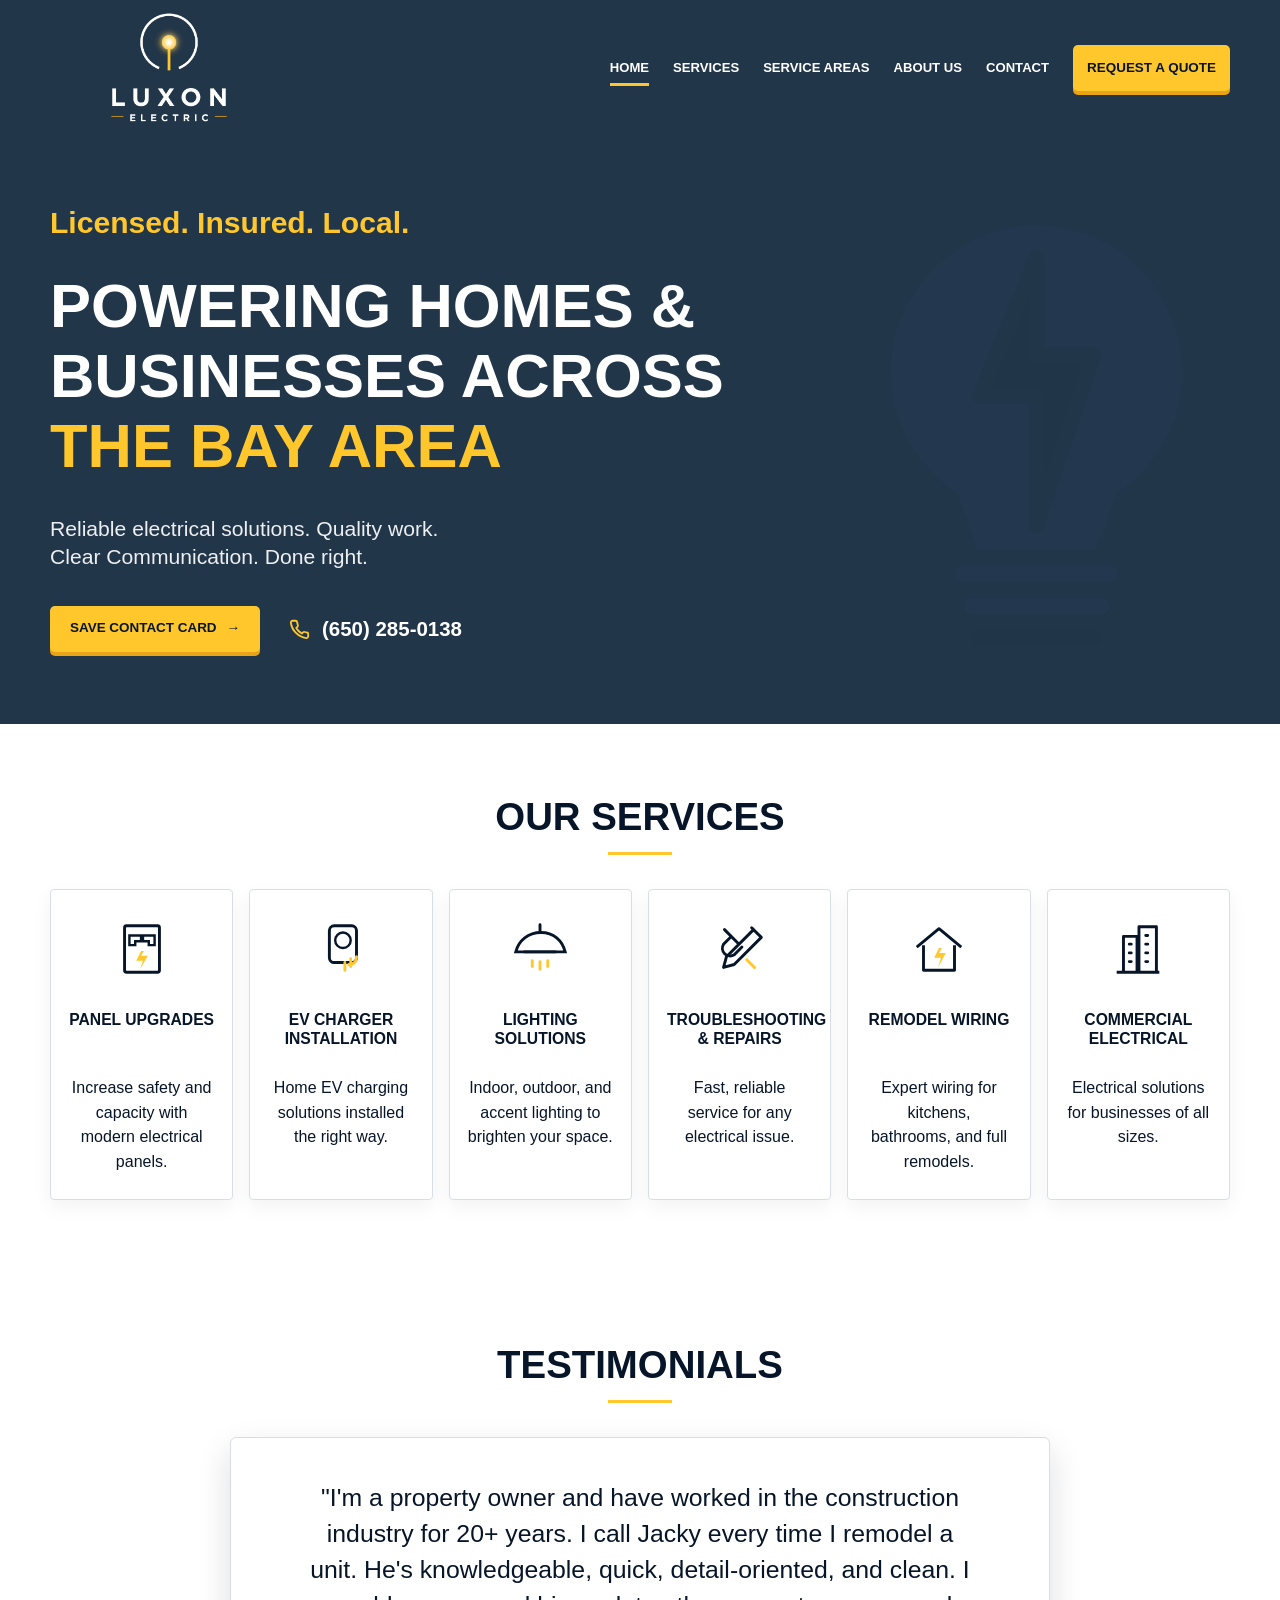
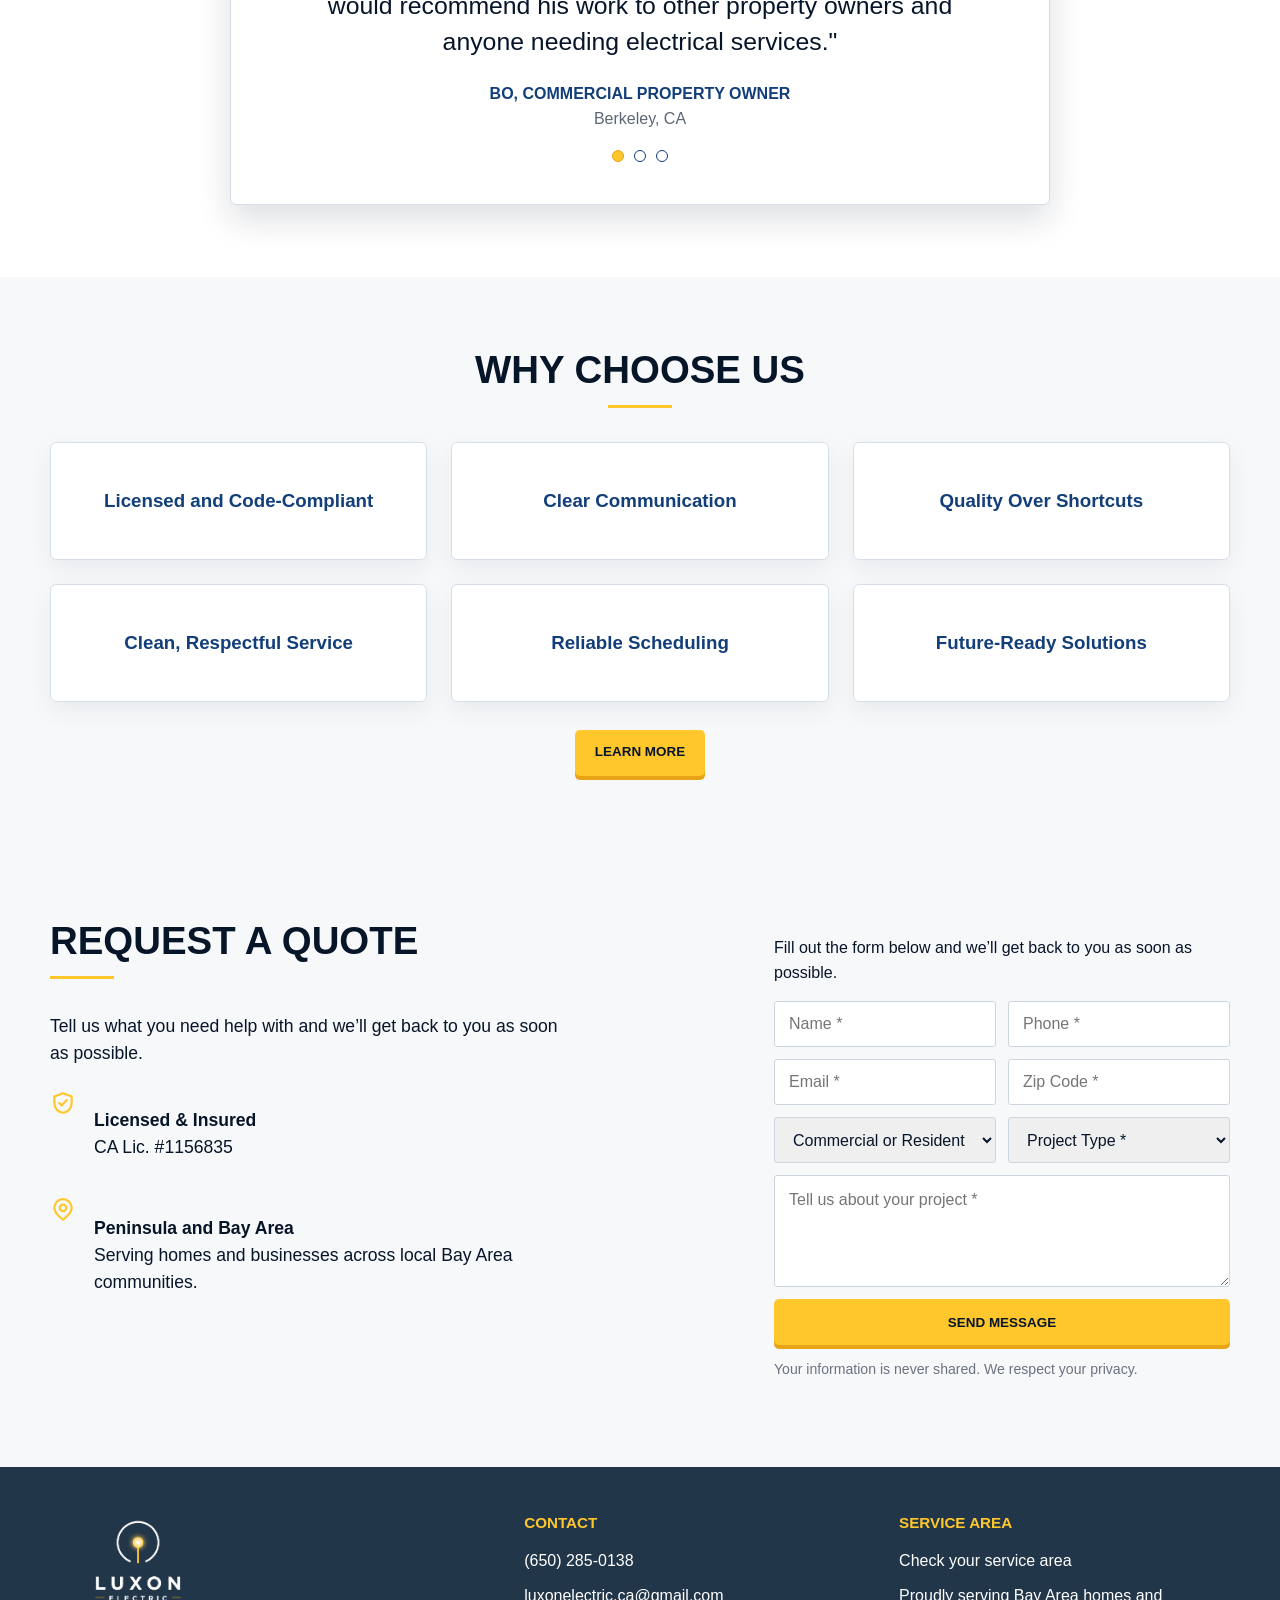
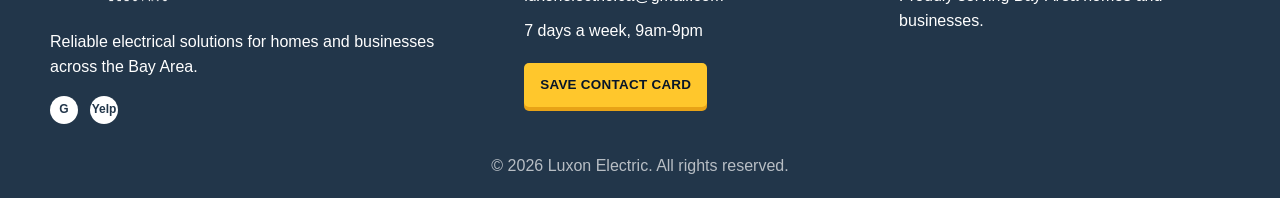
<file: index.html>
<!doctype html>
<html lang="en">
<head>
  <meta charset="utf-8">
  <meta name="viewport" content="width=device-width, initial-scale=1">
  <title>Luxon Electric | Licensed Electrical Contractor in the Bay Area</title>
  <meta name="description" content="Luxon Electric provides licensed electrical services in the Bay Area, including panel upgrades, EV charger installation, lighting, repairs, and remodel wiring for homes and businesses.">
  <meta name="robots" content="index, follow">
  <link rel="canonical" href="https://luxonelectric.com/">
  <meta property="og:title" content="Luxon Electric | Licensed Electrical Contractor in the Bay Area">
  <meta property="og:description" content="Licensed electrical contractor serving homes and businesses across the Bay Area with reliable, code-compliant work.">
  <meta property="og:type" content="website">
  <meta property="og:url" content="https://luxonelectric.com/">
  <meta property="og:image" content="https://luxonelectric.com/assets/images/luxon-logo.png">
  <link rel="stylesheet" href="assets/css/styles.css">
  <!-- Google Analytics -->
  <script async src="https://www.googletagmanager.com/gtag/js?id=G-7XFBCWLV6S"></script>
  <script>
    window.dataLayer = window.dataLayer || [];
    function gtag(){window.dataLayer.push(arguments);}
    gtag('js', new Date());
    gtag('config', 'G-7XFBCWLV6S');
  </script>
  <!-- End Google Analytics -->
  <script type="application/ld+json">
  {
    "@context": "https://schema.org",
    "@type": "Electrician",
    "name": "Luxon Electric LLC",
    "url": "https://luxonelectric.com",
    "telephone": "+1-650-285-0138",
    "email": "luxonelectric.ca@gmail.com",
    "description": "Licensed electrical contractor serving homes and businesses across the Bay Area with panel upgrades, EV chargers, lighting, repairs, and remodel wiring.",
    "areaServed": ["Bay Area", "San Mateo County", "San Francisco"],
    "priceRange": "$$$"
  }
  </script>
</head>
<body>
  <header class="site-header">
    <div class="nav-wrap">
      <a class="brand" href="index.html" aria-label="Luxon Electric home"><img src="assets/images/luxon-logo.png" alt="Luxon Electric"></a>
      <button class="nav-toggle" type="button" aria-label="Open menu" aria-expanded="false"><span></span></button>
      <nav class="site-nav" aria-label="Main menu">
        <a class="active" href="index.html">Home</a>
        <a href="services.html">Services</a>
        <a href="service-areas.html">Service Areas</a>
        <a href="about.html">About Us</a>
        <a href="contact.html">Contact</a>
        <a class="button" href="contact.html">Request a Quote</a>
      </nav>
    </div>
  </header>

  <main>
    <section class="hero">
      <div class="hero-inner">
        <p class="eyebrow">Licensed. Insured. Local.</p>
        <h1>Powering Homes &amp; Businesses Across <span>The Bay Area</span></h1>
        <p class="hero-copy">Reliable electrical solutions. Quality work.<br>Clear Communication. Done right.</p>
        <div class="hero-actions">
          <a class="button" href="assets/files/luxon-electric.vcf" download="luxon-electric.vcf">Save Contact Card <span aria-hidden="true">→</span></a>
          <a class="phone-link" href="tel:6502850138" aria-label="Call Luxon Electric at 650 285 0138">
            <svg width="22" height="22" viewBox="0 0 24 24" fill="none" aria-hidden="true"><path d="M22 16.92v3a2 2 0 0 1-2.18 2A19.79 19.79 0 0 1 3.09 5.18 2 2 0 0 1 5.07 3h3a2 2 0 0 1 2 1.72c.13.96.35 1.89.66 2.79a2 2 0 0 1-.45 2.11l-1.27 1.27a16 16 0 0 0 6.1 6.1l1.27-1.27a2 2 0 0 1 2.11-.45c.9.31 1.83.53 2.79.66A2 2 0 0 1 22 16.92Z" stroke="currentColor" stroke-width="2" stroke-linecap="round" stroke-linejoin="round"/></svg>
            (650) 285-0138
          </a>
        </div>
      </div>
    </section>

    <section class="section" aria-labelledby="services-title">
      <div class="container">
        <h2 class="section-heading" id="services-title">Our Services</h2>
        <div class="service-grid">
          <article class="service-card"><svg class="icon" viewBox="0 0 64 64" aria-hidden="true"><rect x="14" y="8" width="36" height="48" rx="2" fill="none" stroke="currentColor" stroke-width="3"/><path d="M25 18h-6v10h6v-4h8v-6h-8zM39 18h6v10h-6v-4h-8v-6h8z" fill="none" stroke="currentColor" stroke-width="2.5"/><path class="spark" d="m31 34-5 10h7l-3 9 8-14h-7l3-5z" fill="currentColor"/></svg><h3>Panel Upgrades</h3><p>Increase safety and capacity with modern electrical panels.</p></article>
          <article class="service-card"><svg class="icon" viewBox="0 0 64 64" aria-hidden="true"><rect x="20" y="8" width="28" height="38" rx="5" fill="none" stroke="currentColor" stroke-width="3"/><circle cx="34" cy="23" r="8" fill="none" stroke="currentColor" stroke-width="2.5"/><path class="spark" d="M40 48c6 0 8-3 8-8M36 46v8M42 42v8" fill="none" stroke="currentColor" stroke-width="3" stroke-linecap="round"/></svg><h3>EV Charger Installation</h3><p>Home EV charging solutions installed the right way.</p></article>
          <article class="service-card"><svg class="icon" viewBox="0 0 64 64" aria-hidden="true"><path d="M13 35c3-12 13-20 26-20s22 8 25 20H13Z" transform="translate(-6 0)" fill="none" stroke="currentColor" stroke-width="3"/><path d="M32 7v8M16 35h32" stroke="currentColor" stroke-width="3" stroke-linecap="round"/><path class="spark" d="M24 44v6M32 45v8M40 44v6" stroke="currentColor" stroke-width="3" stroke-linecap="round"/></svg><h3>Lighting Solutions</h3><p>Indoor, outdoor, and accent lighting to brighten your space.</p></article>
          <article class="service-card"><svg class="icon" viewBox="0 0 64 64" aria-hidden="true"><path d="m16 12 14 14M23 19l-8 8a8 8 0 0 0 11 11l8-8" fill="none" stroke="currentColor" stroke-width="3" stroke-linecap="round"/><path d="m44 10 10 10-28 28-11 3 3-11 28-28Z" fill="none" stroke="currentColor" stroke-width="3" stroke-linejoin="round"/><path class="spark" d="m39 43 8 8" stroke="currentColor" stroke-width="3" stroke-linecap="round"/></svg><h3>Troubleshooting &amp; Repairs</h3><p>Fast, reliable service for any electrical issue.</p></article>
          <article class="service-card"><svg class="icon" viewBox="0 0 64 64" aria-hidden="true"><path d="M9 30 32 11l23 19M16 28v26h32V28" fill="none" stroke="currentColor" stroke-width="3" stroke-linejoin="round"/><path class="spark" d="m32 31-5 10h7l-3 10 8-15h-7l3-5z" fill="currentColor"/></svg><h3>Remodel Wiring</h3><p>Expert wiring for kitchens, bathrooms, and full remodels.</p></article>
          <article class="service-card"><svg class="icon" viewBox="0 0 64 64" aria-hidden="true"><path d="M10 56h44M17 56V19h14v37M33 56V9h18v47" fill="none" stroke="currentColor" stroke-width="3" stroke-linejoin="round"/><path d="M23 27h2M23 36h2M23 45h2M40 18h2M40 27h2M40 36h2M40 45h2" stroke="currentColor" stroke-width="3" stroke-linecap="round"/></svg><h3>Commercial Electrical</h3><p>Electrical solutions for businesses of all sizes.</p></article>
        </div>
      </div>
    </section>

    <section class="section testimonials-section" aria-labelledby="testimonials-title">
      <div class="container">
        <h2 class="section-heading" id="testimonials-title">Testimonials</h2>
        <div class="testimonial-carousel" data-carousel>
          <article class="testimonial-slide active">
            <p>"I'm a property owner and have worked in the construction industry for 20+ years. I call Jacky every time I remodel a unit. He's knowledgeable, quick, detail-oriented, and clean. I would recommend his work to other property owners and anyone needing electrical services."</p>
            <h3>Bo, commercial property owner</h3>
            <span>Berkeley, CA</span>
          </article>
          <article class="testimonial-slide">
              <p>"I'm a property owner and have worked in the construction industry for 20+ years. I call Jacky every time I remodel a unit. He's knowledgeable, quick, detail-oriented, and clean. I would recommend his work to other property owners and anyone needing electrical services."</p>
            <h3>Bo, commercial property owner</h3>
            <span>Berkeley, CA</span>
          </article>
          <article class="testimonial-slide">
               <p>"I'm a property owner and have worked in the construction industry for 20+ years. I call Jacky every time I remodel a unit. He's knowledgeable, quick, detail-oriented, and clean. I would recommend his work to other property owners and anyone needing electrical services."</p>
            <h3>Bo, commercial property owner</h3>
            <span>Berkeley, CA</span>
          </article>
          <div class="carousel-dots" aria-label="Choose testimonial">
            <button class="active" type="button" aria-label="Show testimonial 1"></button>
            <button type="button" aria-label="Show testimonial 2"></button>
            <button type="button" aria-label="Show testimonial 3"></button>
          </div>
        </div>
      </div>
    </section>

    <section class="section soft" aria-labelledby="why-title">
      <div class="container">
        <h2 class="section-heading" id="why-title">Why Choose Us</h2>
        <div class="why-grid why-grid-compact">
          <article class="info-card"><h3>Licensed and Code-Compliant</h3></article>
          <article class="info-card"><h3>Clear Communication</h3></article>
          <article class="info-card"><h3>Quality Over Shortcuts</h3></article>
          <article class="info-card"><h3>Clean, Respectful Service</h3></article>
          <article class="info-card"><h3>Reliable Scheduling</h3></article>
          <article class="info-card"><h3>Future-Ready Solutions</h3></article>
        </div>
        <div class="center"><a class="button" href="about.html">Learn More</a></div>
      </div>
    </section>

    <section class="section soft" aria-labelledby="quote-title">
      <div class="container quote-home">
        <div class="quote-intro">
          <h2 class="section-heading left" id="quote-title">Request a Quote</h2>
          <p>Tell us what you need help with and we’ll get back to you as soon as possible.</p>
          <div class="mini-list">
            <div class="mini-icon"><svg width="26" height="26" viewBox="0 0 24 24" fill="none" aria-hidden="true"><path d="M12 3 20 6v6c0 5-3.4 8.5-8 9-4.6-.5-8-4-8-9V6l8-3Z" stroke="currentColor" stroke-width="2"/><path d="m8.5 12 2.2 2.2 4.8-5" stroke="currentColor" stroke-width="2" stroke-linecap="round" stroke-linejoin="round"/></svg><p><strong>Licensed &amp; Insured</strong>CA Lic. #1156835</p></div>
            <div class="mini-icon"><svg width="26" height="26" viewBox="0 0 24 24" fill="none" aria-hidden="true"><path d="M20 10c0 5-8 11-8 11S4 15 4 10a8 8 0 1 1 16 0Z" stroke="currentColor" stroke-width="2"/><circle cx="12" cy="10" r="3" stroke="currentColor" stroke-width="2"/></svg><p><strong>Peninsula and Bay Area</strong>Serving homes and businesses across local Bay Area communities.</p></div>
          </div>
        </div>
        <div class="quote-panel compact">
          <p>Fill out the form below and we’ll get back to you as soon as possible.</p>
          <form class="form-grid" action="https://formsubmit.co/luxonelectric.ca@gmail.com" method="POST">
            <input type="hidden" name="_subject" value="New Luxon Electric quote request">
            <input type="hidden" name="_captcha" value="false">
            <input aria-label="Name" name="name" placeholder="Name *" required>
            <input aria-label="Phone" name="phone" placeholder="Phone *" required>
            <input aria-label="Email" name="email" type="email" placeholder="Email *" required>
            <input aria-label="Zip Code" name="zip-code" placeholder="Zip Code *" required>
            <select aria-label="Commercial or Residential" name="property-type" required><option value="">Commercial or Residential *</option><option>Residential</option><option>Commercial</option></select>
            <select aria-label="Project Type" name="project-type" required><option value="">Project Type *</option><option>Panel Upgrade</option><option>EV Charger Installation</option><option>Lighting</option><option>Troubleshooting or Repair</option><option>Remodel Wiring</option><option>Other</option></select>
            <textarea aria-label="Project details" name="message" placeholder="Tell us about your project *" required></textarea>
            <button class="button full" type="submit">Send Message</button>
          </form>
          <p class="form-note">Your information is never shared. We respect your privacy.</p>
        </div>
      </div>
    </section>
  </main>

  <footer class="site-footer">
    <div class="container footer-grid">
      <div><img class="footer-logo" src="assets/images/luxon-logo.png" alt="Luxon Electric"><p>Reliable electrical solutions for homes and businesses across the Bay Area.</p><div class="socials"><a href="#" aria-label="Google Business">G</a><a href="https://www.yelp.com/biz/luxon-electric-san-mateo" aria-label="Yelp" target="_blank" rel="noopener noreferrer">Yelp</a></div></div>
      <div><h2 class="footer-title">Contact</h2><p>(650) 285-0138</p><p>luxonelectric.ca@gmail.com</p><p>7 days a week, 9am-9pm</p><a class="footer-contact-link" href="assets/files/luxon-electric.vcf" download="luxon-electric.vcf">Save Contact Card</a></div>
      <div><h2 class="footer-title">Service Area</h2><p><a href="service-areas.html">Check your service area</a></p><p>Proudly serving Bay Area homes and businesses.</p></div>
    </div>
    <div class="copyright">© 2026 Luxon Electric. All rights reserved.</div>
  </footer>
  <script src="assets/js/site.js"></script>
</body>
</html>
</file>
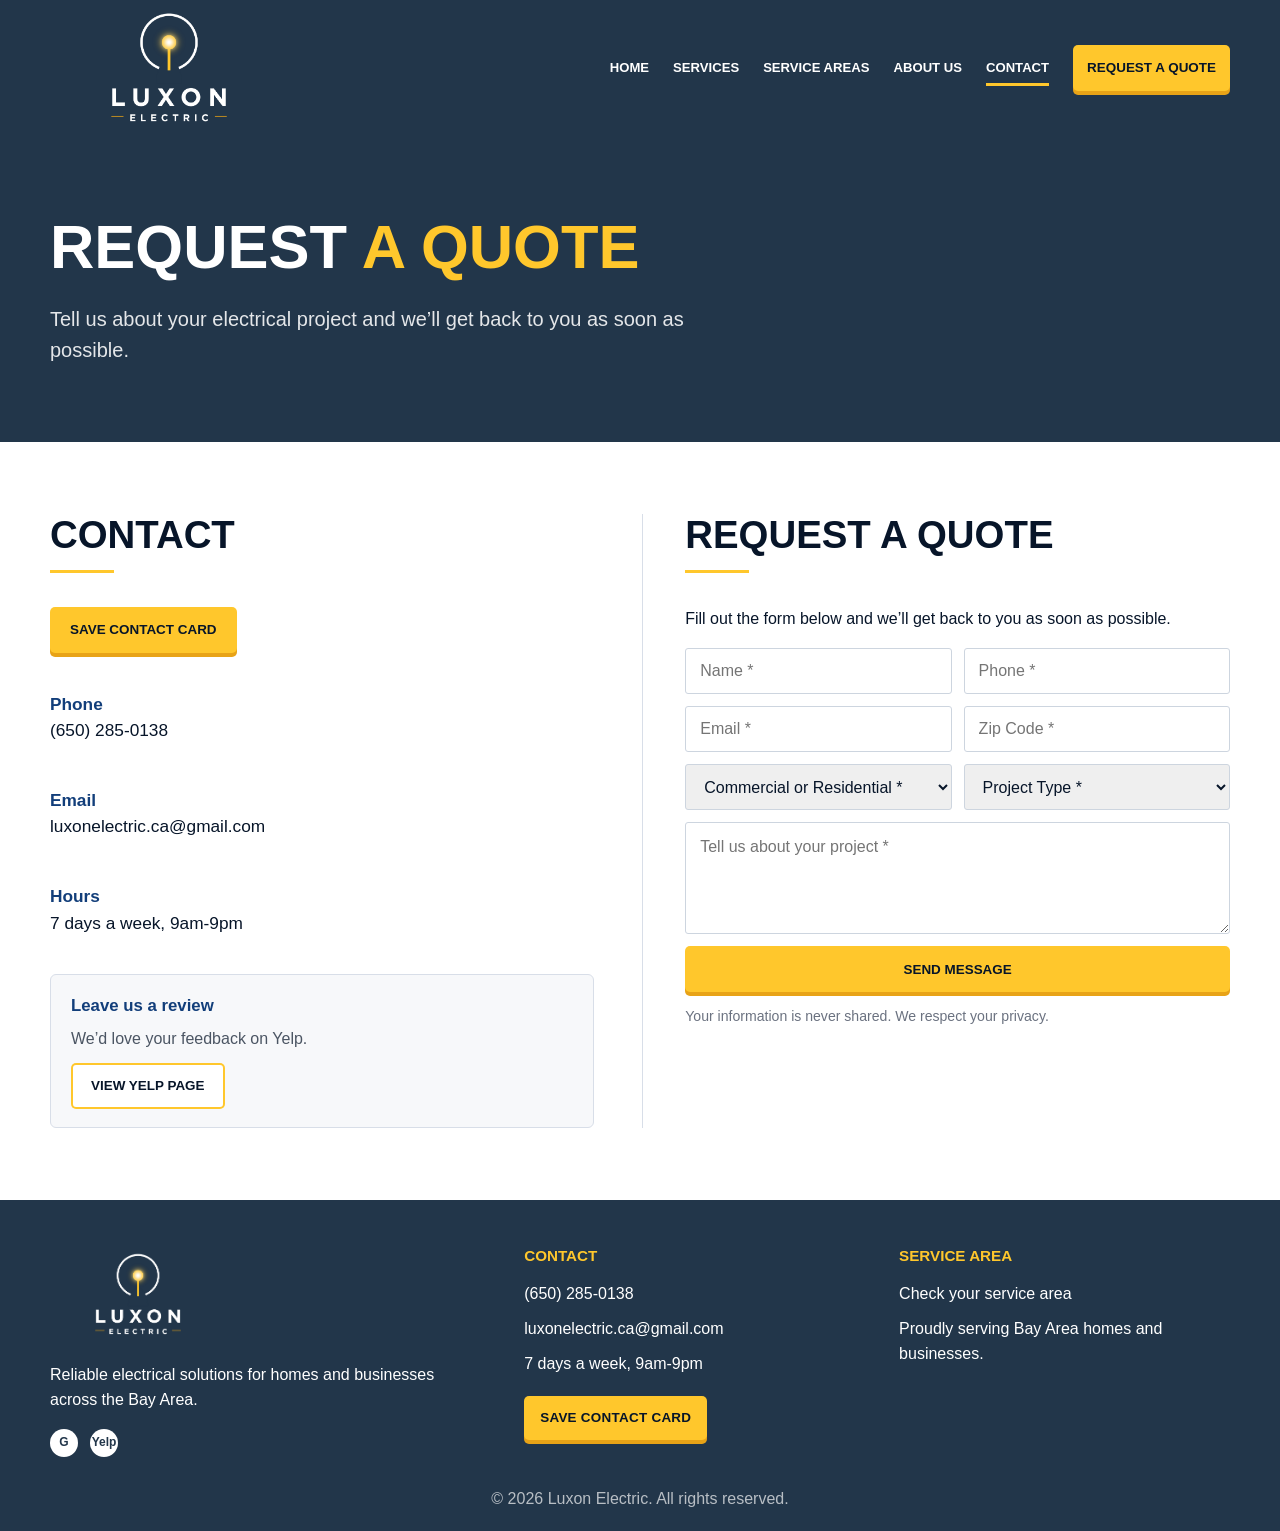
<file: contact.html>
<!doctype html>
<html lang="en">
<head>
  <meta charset="utf-8">
  <meta name="viewport" content="width=device-width, initial-scale=1">
  <title>Contact Luxon Electric | Request a Quote in the Bay Area</title>
  <meta name="description" content="Contact Luxon Electric to request a quote for electrical work in the Bay Area. Reach out by phone, email, or save our contact card.">
  <meta name="robots" content="index, follow">
  <link rel="canonical" href="https://luxonelectric.com/contact.html">
  <meta property="og:title" content="Contact Luxon Electric | Request a Quote in the Bay Area">
  <meta property="og:description" content="Get in touch with Luxon Electric for residential and commercial electrical services across the Bay Area.">
  <meta property="og:type" content="website">
  <meta property="og:url" content="https://luxonelectric.com/contact.html">
  <meta property="og:image" content="https://luxonelectric.com/assets/images/luxon-logo.png">
  <link rel="stylesheet" href="assets/css/styles.css">
  <!-- Google Analytics -->
  <script async src="https://www.googletagmanager.com/gtag/js?id=G-7XFBCWLV6S"></script>
  <script>
    window.dataLayer = window.dataLayer || [];
    function gtag(){window.dataLayer.push(arguments);}
    gtag('js', new Date());
    gtag('config', 'G-7XFBCWLV6S');
  </script>
  <!-- End Google Analytics -->
</head>
<body>
  <header class="site-header">
    <div class="nav-wrap">
      <a class="brand" href="index.html" aria-label="Luxon Electric home"><img src="assets/images/luxon-logo.png" alt="Luxon Electric"></a>
      <button class="nav-toggle" type="button" aria-label="Open menu" aria-expanded="false"><span></span></button>
      <nav class="site-nav" aria-label="Main menu">
        <a href="index.html">Home</a><a href="services.html">Services</a><a href="service-areas.html">Service Areas</a><a href="about.html">About Us</a><a class="active" href="contact.html">Contact</a><a class="button" href="contact.html">Request a Quote</a>
      </nav>
    </div>
  </header>
  <main>
    <section class="page-hero">
      <div class="container">
        <h1>Request <span>a Quote</span></h1>
        <p>Tell us about your electrical project and we’ll get back to you as soon as possible.</p>
      </div>
    </section>
    <section class="section">
      <div class="container split">
        <div>
          <h2 class="section-heading left">Contact</h2>
          <div class="contact-actions">
            <a id="save-contact" class="button" href="#">Save Contact Card</a>
          </div>
          <div class="contact-details">
            <p><strong>Phone</strong><a href="tel:6502850138">(650) 285-0138</a></p>
            <p><strong>Email</strong><a href="mailto:luxonelectric.ca@gmail.com">luxonelectric.ca@gmail.com</a></p>
            <p><strong>Hours</strong>7 days a week, 9am-9pm</p>
          </div>
          <div class="review-card">
            <h3>Leave us a review</h3>
            <p>We’d love your feedback on Yelp.</p>
            <a class="button secondary" href="https://www.yelp.com/biz/luxon-electric-san-mateo" target="_blank" rel="noopener noreferrer">View Yelp Page</a>
          </div>
        </div>
        <div class="quote-panel">
          <h2 class="section-heading left">Request a Quote</h2>
          <p>Fill out the form below and we’ll get back to you as soon as possible.</p>
          <form class="form-grid" action="https://formsubmit.co/luxonelectric.ca@gmail.com" method="POST">
            <input type="hidden" name="_subject" value="New Luxon Electric quote request">
            <input type="hidden" name="_captcha" value="false">
            <input aria-label="Name" name="name" placeholder="Name *" required>
            <input aria-label="Phone" name="phone" placeholder="Phone *" required>
            <input aria-label="Email" name="email" type="email" placeholder="Email *" required>
            <input aria-label="Zip Code" name="zip-code" placeholder="Zip Code *" required>
            <select aria-label="Commercial or Residential" name="property-type" required><option value="">Commercial or Residential *</option><option>Residential</option><option>Commercial</option></select>
            <select aria-label="Project Type" name="project-type" required><option value="">Project Type *</option><option>Panel Upgrade</option><option>EV Charger Installation</option><option>Lighting</option><option>Troubleshooting or Repair</option><option>Re-wiring</option><option>Other</option></select>
            <textarea aria-label="Project details" name="message" placeholder="Tell us about your project *" required></textarea>
            <button class="button full" type="submit">Send Message</button>
          </form>
          <p class="form-note">Your information is never shared. We respect your privacy.</p>
        </div>
      </div>
    </section>
  </main>
  <footer class="site-footer">
    <div class="container footer-grid">
      <div><img class="footer-logo" src="assets/images/luxon-logo.png" alt="Luxon Electric"><p>Reliable electrical solutions for homes and businesses across the Bay Area.</p><div class="socials"><a href="#" aria-label="Google Business">G</a><a href="https://www.yelp.com/biz/luxon-electric-san-mateo" aria-label="Yelp" target="_blank" rel="noopener noreferrer">Yelp</a></div></div>
      <div><h2 class="footer-title">Contact</h2><p>(650) 285-0138</p><p>luxonelectric.ca@gmail.com</p><p>7 days a week, 9am-9pm</p><a class="footer-contact-link" href="assets/files/luxon-electric.vcf" download="luxon-electric.vcf">Save Contact Card</a></div>
      <div><h2 class="footer-title">Service Area</h2><p><a href="service-areas.html">Check your service area</a></p><p>Proudly serving Bay Area homes and businesses.</p></div>
    </div>
    <div class="copyright">© 2026 Luxon Electric. All rights reserved.</div>
  </footer>
  <script src="assets/js/site.js"></script>
  <script>
    document.addEventListener('DOMContentLoaded', function () {
      const saveLink = document.getElementById('save-contact');
      if (!saveLink) return;

      const vCard = [
        'BEGIN:VCARD',
        'VERSION:3.0',
        'N:;;;;',
        'FN:Luxon Electric LLC',
        'ORG:Luxon Electric LLC',
        'TEL;TYPE=CELL:+16502850138',
        'EMAIL:luxonelectric.ca@gmail.com',
        'END:VCARD'
      ].join('\n');

      saveLink.href = 'data:text/vcard;charset=utf-8,' + encodeURIComponent(vCard);
      saveLink.download = 'luxon-electric.vcf';
    });
  </script>
</body>
</html>
</file>
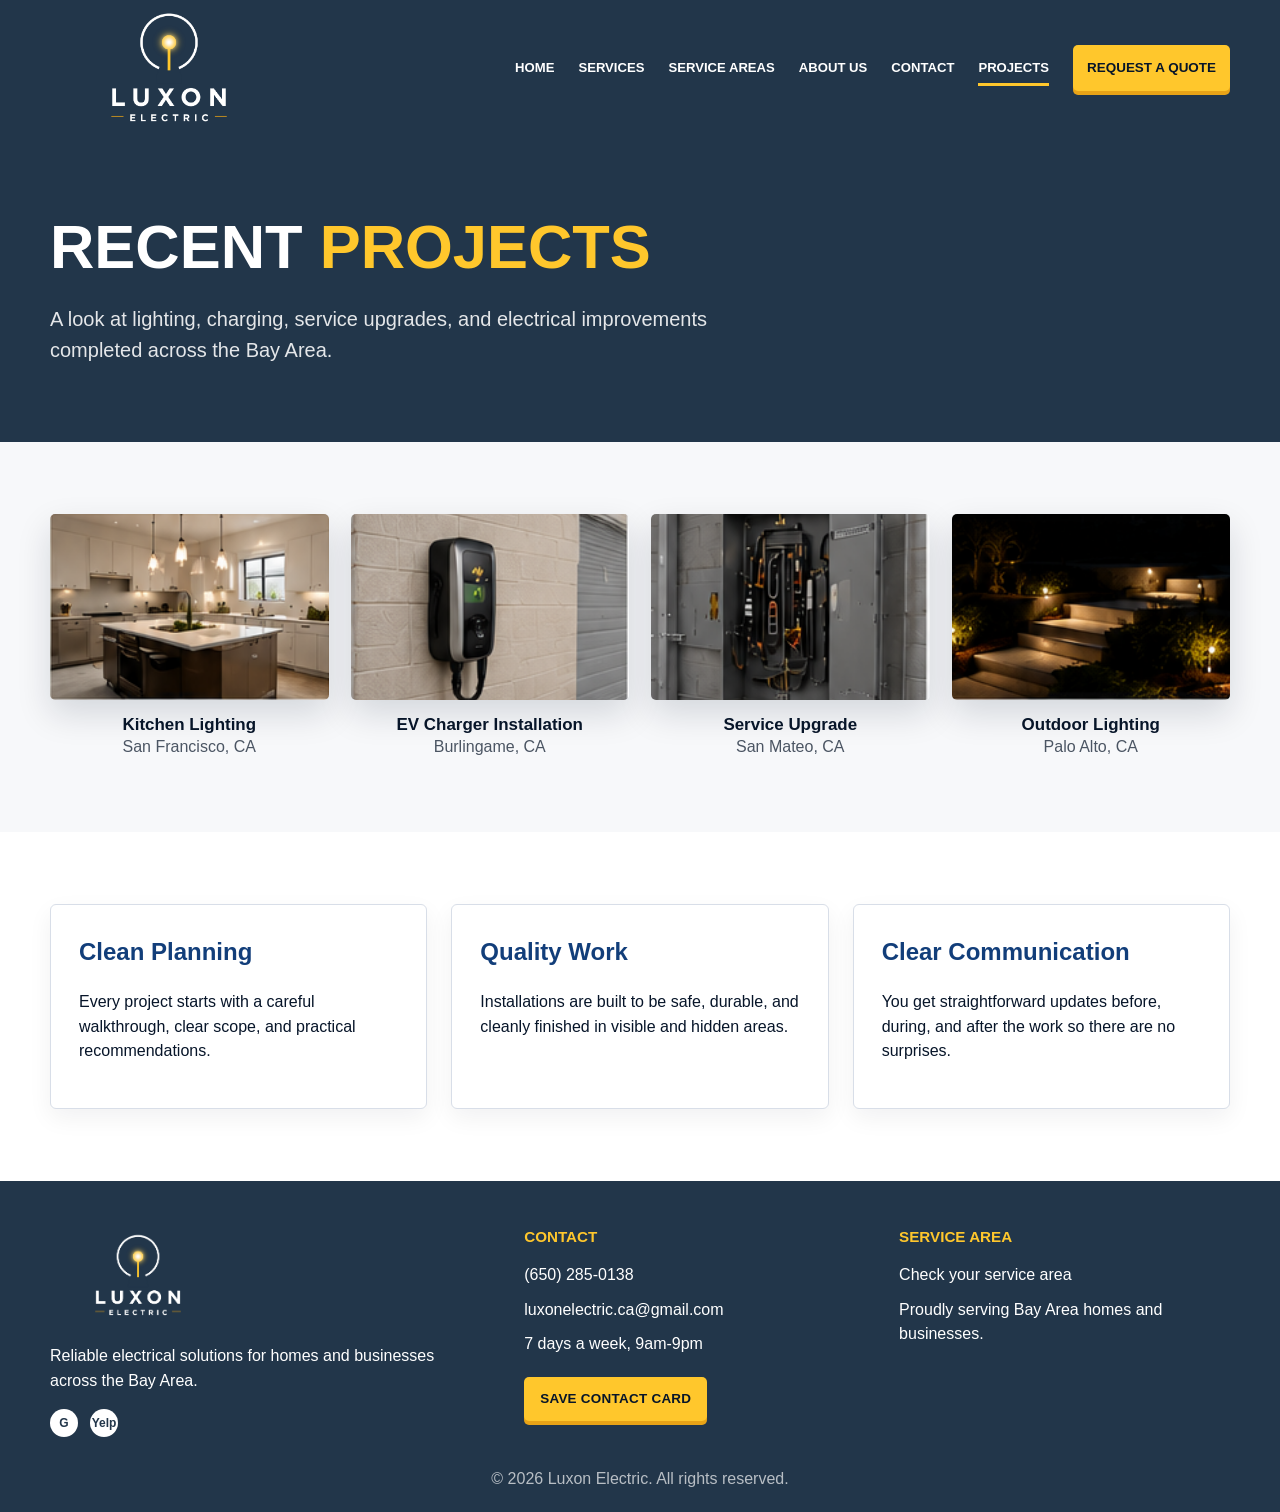
<file: projects.html>
<!doctype html>
<html lang="en">
<head>
  <meta charset="utf-8">
  <meta name="viewport" content="width=device-width, initial-scale=1">
  <title>Recent Projects | Luxon Electric Bay Area</title>
  <meta name="description" content="Browse recent Luxon Electric projects, including rewiring, lighting upgrades, and electrical panel work throughout the Bay Area.">
  <meta name="robots" content="index, follow">
  <link rel="canonical" href="https://luxonelectric.com/projects.html">
  <meta property="og:title" content="Recent Projects | Luxon Electric Bay Area">
  <meta property="og:description" content="See examples of Luxon Electric's recent electrical projects for Bay Area homes and businesses.">
  <meta property="og:type" content="website">
  <meta property="og:url" content="https://luxonelectric.com/projects.html">
  <meta property="og:image" content="https://luxonelectric.com/assets/images/luxon-logo.png">
  <link rel="stylesheet" href="assets/css/styles.css">
  <!-- Google Analytics -->
  <script async src="https://www.googletagmanager.com/gtag/js?id=G-7XFBCWLV6S"></script>
  <script>
    window.dataLayer = window.dataLayer || [];
    function gtag(){window.dataLayer.push(arguments);}
    gtag('js', new Date());
    gtag('config', 'G-7XFBCWLV6S');
  </script>
  <!-- End Google Analytics -->
</head>
<body>
  <header class="site-header">
    <div class="nav-wrap">
      <a class="brand" href="index.html" aria-label="Luxon Electric home"><img src="assets/images/luxon-logo.png" alt="Luxon Electric"></a>
      <button class="nav-toggle" type="button" aria-label="Open menu" aria-expanded="false"><span></span></button>
      <nav class="site-nav" aria-label="Main menu">
        <a href="index.html">Home</a><a href="services.html">Services</a><a href="service-areas.html">Service Areas</a><a href="about.html">About Us</a><a href="contact.html">Contact</a><a class="active" href="projects.html">Projects</a><a class="button" href="contact.html">Request a Quote</a>
      </nav>
    </div>
  </header>
  <main>
    <section class="page-hero">
      <div class="container">
        <h1>Recent <span>Projects</span></h1>
        <p>A look at lighting, charging, service upgrades, and electrical improvements completed across the Bay Area.</p>
      </div>
    </section>
    <section class="section soft">
      <div class="container">
        <div class="project-grid">
          <article class="project-card"><img src="assets/images/project-kitchen.png" alt="Kitchen pendant lighting over a modern island"><h3>Kitchen Lighting</h3><p>San Francisco, CA</p></article>
          <article class="project-card"><img src="assets/images/project-ev.png" alt="Wall mounted EV charger"><h3>EV Charger Installation</h3><p>Burlingame, CA</p></article>
          <article class="project-card"><img src="assets/images/project-panel.png" alt="Electrical panel service upgrade"><h3>Service Upgrade</h3><p>San Mateo, CA</p></article>
          <article class="project-card"><img src="assets/images/project-outdoor.png" alt="Outdoor pathway lighting at night"><h3>Outdoor Lighting</h3><p>Palo Alto, CA</p></article>
        </div>
      </div>
    </section>
    <section class="section">
      <div class="container content-grid">
        <article class="info-card"><h2>Clean Planning</h2><p>Every project starts with a careful walkthrough, clear scope, and practical recommendations.</p></article>
        <article class="info-card"><h2>Quality Work</h2><p>Installations are built to be safe, durable, and cleanly finished in visible and hidden areas.</p></article>
        <article class="info-card"><h2>Clear Communication</h2><p>You get straightforward updates before, during, and after the work so there are no surprises.</p></article>
      </div>
    </section>
  </main>
  <footer class="site-footer">
    <div class="container footer-grid">
      <div><img class="footer-logo" src="assets/images/luxon-logo.png" alt="Luxon Electric"><p>Reliable electrical solutions for homes and businesses across the Bay Area.</p><div class="socials"><a href="#" aria-label="Google Business">G</a><a href="https://www.yelp.com/biz/luxon-electric-san-mateo" aria-label="Yelp" target="_blank" rel="noopener noreferrer">Yelp</a></div></div>
      <div><h2 class="footer-title">Contact</h2><p>(650) 285-0138</p><p>luxonelectric.ca@gmail.com</p><p>7 days a week, 9am-9pm</p><a class="footer-contact-link" href="assets/files/luxon-electric.vcf" download="luxon-electric.vcf">Save Contact Card</a></div>
      <div><h2 class="footer-title">Service Area</h2><p><a href="service-areas.html">Check your service area</a></p><p>Proudly serving Bay Area homes and businesses.</p></div>
    </div>
    <div class="copyright">© 2026 Luxon Electric. All rights reserved.</div>
  </footer>
  <script src="assets/js/site.js"></script>
</body>
</html>
</file>
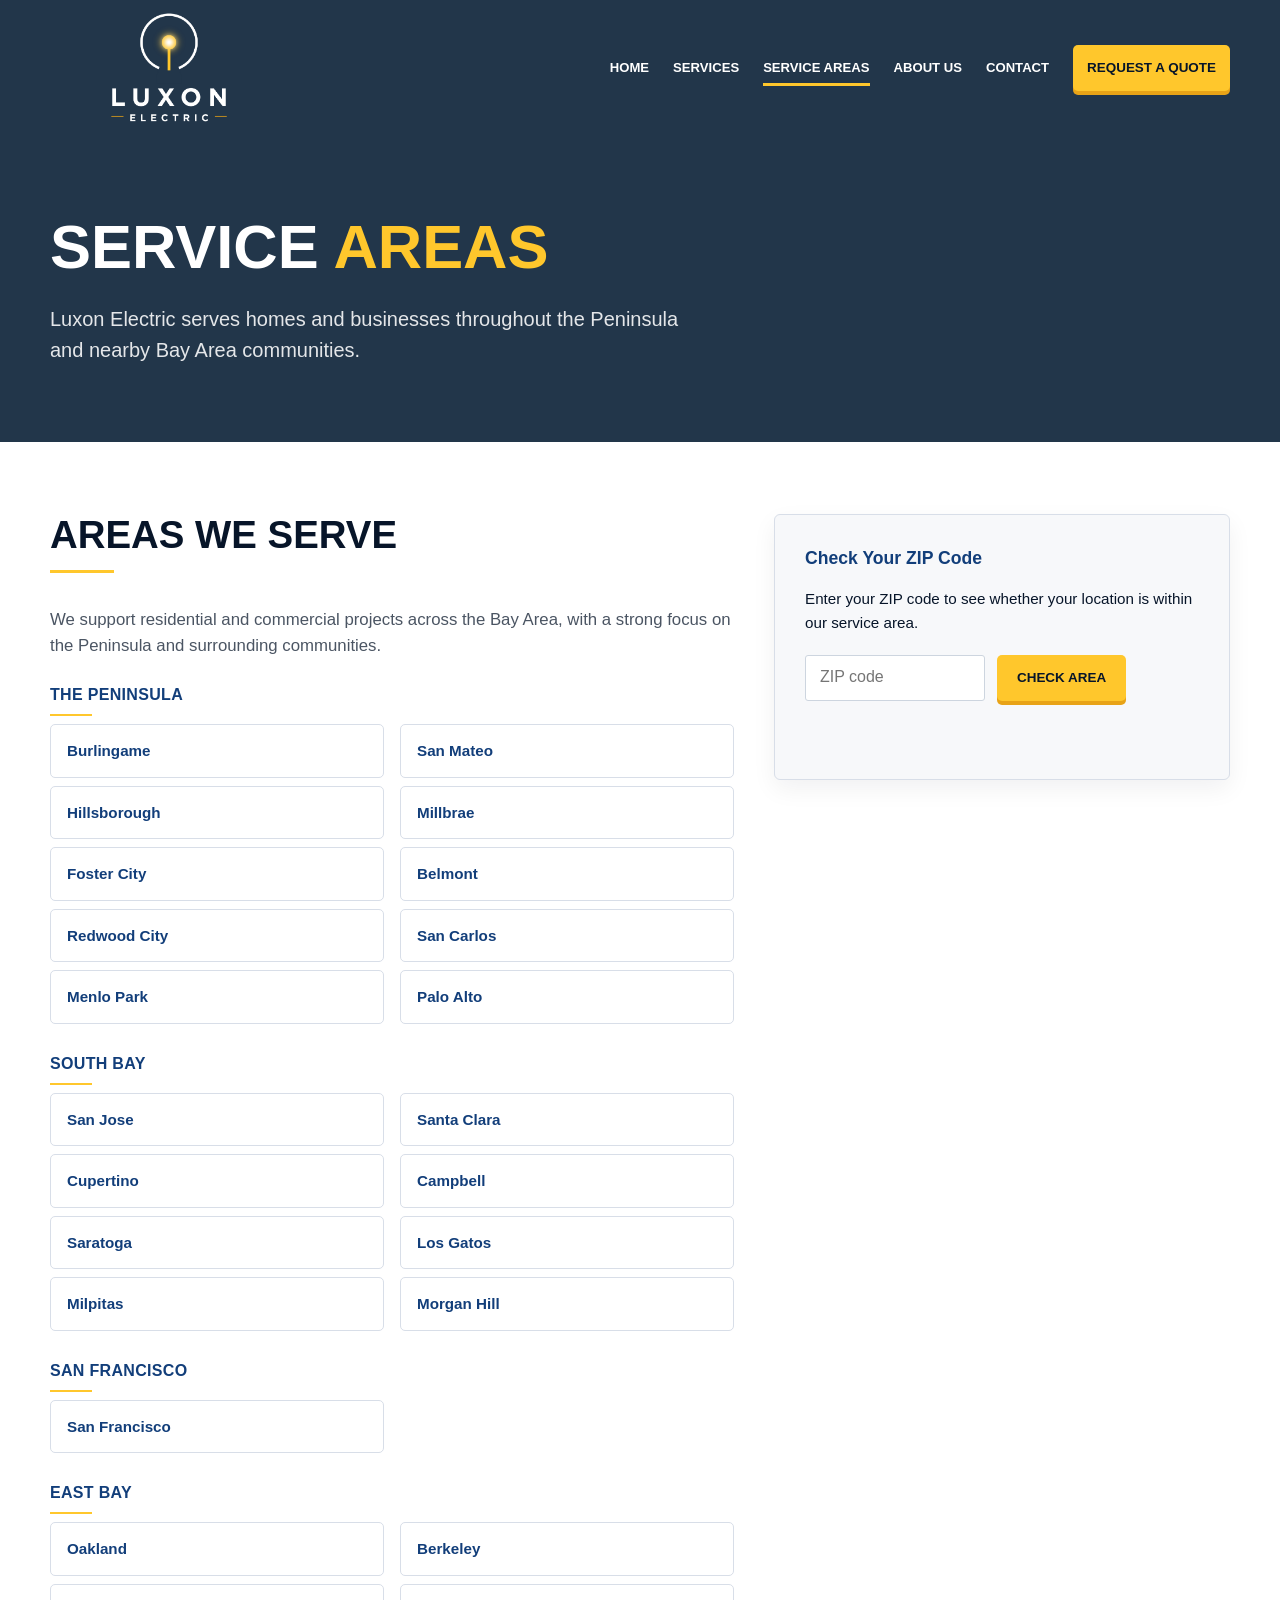
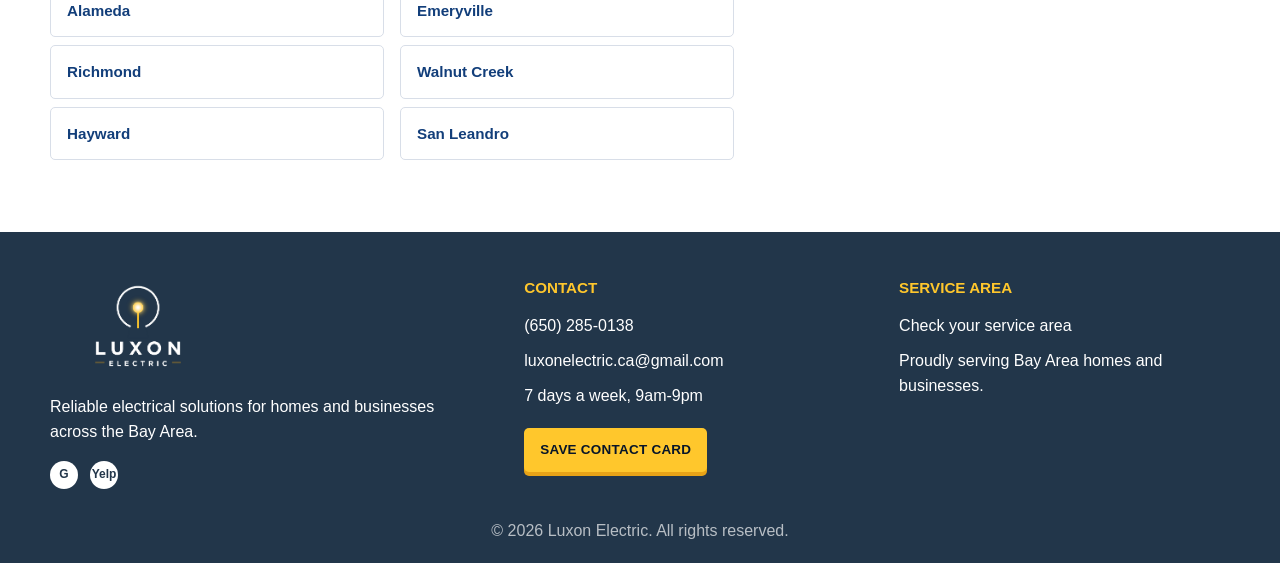
<file: service-areas.html>
<!doctype html>
<html lang="en">
<head>
  <meta charset="utf-8">
  <meta name="viewport" content="width=device-width, initial-scale=1">
  <title>Service Areas | Luxon Electric Bay Area Electrical Contractor</title>
  <meta name="description" content="Luxon Electric serves homes and businesses across the Bay Area. Check service availability in your area and request a quote.">
  <meta name="robots" content="index, follow">
  <link rel="canonical" href="https://luxonelectric.com/service-areas.html">
  <meta property="og:title" content="Service Areas | Luxon Electric Bay Area Electrical Contractor">
  <meta property="og:description" content="See the Bay Area communities Luxon Electric serves for electrical repairs, upgrades, and installations.">
  <meta property="og:type" content="website">
  <meta property="og:url" content="https://luxonelectric.com/service-areas.html">
  <meta property="og:image" content="https://luxonelectric.com/assets/images/luxon-logo.png">
  <link rel="stylesheet" href="assets/css/styles.css">
  <!-- Google Analytics -->
  <script async src="https://www.googletagmanager.com/gtag/js?id=G-7XFBCWLV6S"></script>
  <script>
    window.dataLayer = window.dataLayer || [];
    function gtag(){window.dataLayer.push(arguments);}
    gtag('js', new Date());
    gtag('config', 'G-7XFBCWLV6S');
  </script>
  <!-- End Google Analytics -->
</head>
<body>
  <header class="site-header">
    <div class="nav-wrap">
      <a class="brand" href="index.html" aria-label="Luxon Electric home"><img src="assets/images/luxon-logo.png" alt="Luxon Electric"></a>
      <button class="nav-toggle" type="button" aria-label="Open menu" aria-expanded="false"><span></span></button>
      <nav class="site-nav" aria-label="Main menu">
        <a href="index.html">Home</a><a href="services.html">Services</a><a class="active" href="service-areas.html">Service Areas</a><a href="about.html">About Us</a><a href="contact.html">Contact</a><a class="button" href="contact.html">Request a Quote</a>
      </nav>
    </div>
  </header>
  <main>
    <section class="page-hero">
      <div class="container">
        <h1>Service <span>Areas</span></h1>
        <p>Luxon Electric serves homes and businesses throughout the Peninsula and nearby Bay Area communities.</p>
      </div>
    </section>

    <section class="section">
      <div class="container service-area-layout">
        <div class="service-areas-main">
          <div class="service-areas-intro">
            <h2 class="section-heading left">Areas We Serve</h2>
            <p>We support residential and commercial projects across the Bay Area, with a strong focus on the Peninsula and surrounding communities.</p>
          </div>
          <div class="service-area-groups">
            <div class="service-area-group">
              <h3>The Peninsula</h3>
              <ul class="area-list">
                <li>Burlingame</li>
                <li>San Mateo</li>
                <li>Hillsborough</li>
                <li>Millbrae</li>
                <li>Foster City</li>
                <li>Belmont</li>
                <li>Redwood City</li>
                <li>San Carlos</li>
                <li>Menlo Park</li>
                <li>Palo Alto</li>
              </ul>
            </div>
            <div class="service-area-group">
              <h3>South Bay</h3>
              <ul class="area-list">
                <li>San Jose</li>
                <li>Santa Clara</li>
                <li>Cupertino</li>
                <li>Campbell</li>
                <li>Saratoga</li>
                <li>Los Gatos</li>
                <li>Milpitas</li>
                <li>Morgan Hill</li>
              </ul>
            </div>
            <div class="service-area-group">
              <h3>San Francisco</h3>
              <ul class="area-list">
                <li>San Francisco</li>
              </ul>
            </div>
            <div class="service-area-group">
              <h3>East Bay</h3>
              <ul class="area-list">
                <li>Oakland</li>
                <li>Berkeley</li>
                <li>Alameda</li>
                <li>Emeryville</li>
                <li>Richmond</li>
                <li>Walnut Creek</li>
                <li>Hayward</li>
                <li>San Leandro</li>
              </ul>
            </div>
          </div>
        </div>
        <div class="zip-checker" data-zip-checker>
          <h2>Check Your ZIP Code</h2>
          <p>Enter your ZIP code to see whether your location is within our service area.</p>
          <form class="zip-form">
            <input name="zip" inputmode="numeric" pattern="[0-9]{5}" maxlength="5" placeholder="ZIP code" aria-label="ZIP code" required>
            <button class="button" type="submit">Check Area</button>
          </form>
          <p class="zip-result" aria-live="polite"></p>
        </div>
      </div>
    </section>

  </main>
  <footer class="site-footer">
    <div class="container footer-grid">
      <div><img class="footer-logo" src="assets/images/luxon-logo.png" alt="Luxon Electric"><p>Reliable electrical solutions for homes and businesses across the Bay Area.</p><div class="socials"><a href="#" aria-label="Google Business">G</a><a href="https://www.yelp.com/biz/luxon-electric-san-mateo" aria-label="Yelp" target="_blank" rel="noopener noreferrer">Yelp</a></div></div>
      <div><h2 class="footer-title">Contact</h2><p>(650) 285-0138</p><p>luxonelectric.ca@gmail.com</p><p>7 days a week, 9am-9pm</p><a class="footer-contact-link" href="assets/files/luxon-electric.vcf" download="luxon-electric.vcf">Save Contact Card</a></div>
      <div><h2 class="footer-title">Service Area</h2><p><a href="service-areas.html">Check your service area</a></p><p>Proudly serving Bay Area homes and businesses.</p></div>
    </div>
    <div class="copyright">© 2026 Luxon Electric. All rights reserved.</div>
  </footer>
  <script src="assets/js/site.js"></script>
</body>
</html>
</file>
<file: assets/css/styles.css>
:root {
  --navy: #22364a;
  --blue: #123e7a;
  --yellow: #ffc72c;
  --soft: #f7f8fa;
  --gold: #e8a317;
  --ink: #071529;
  --line: #d8dee8;
  --white: #ffffff;
  --shadow: 0 14px 34px rgba(7, 21, 41, 0.14);
  --heading-font: "Work Sans", "Open Sans", "Avenir Next", Arial, sans-serif;
  --body-font: "Avenir Next Arabic", "Avenir Next", Arial, sans-serif;
  --button-font: "Avenir Next", "Avenir Next Arabic", Arial, sans-serif;
}

* {
  box-sizing: border-box;
}

html {
  scroll-behavior: smooth;
}

body {
  margin: 0;
  color: var(--ink);
  font-family: var(--body-font);
  line-height: 1.55;
  background: var(--white);
}

img {
  display: block;
  max-width: 100%;
}

a {
  color: inherit;
  text-decoration: none;
}

.site-header {
  position: sticky;
  top: 0;
  z-index: 20;
  background: var(--navy);
  color: var(--white);
  box-shadow: none;
}

.nav-wrap {
  width: min(1180px, calc(100% - 40px));
  min-height: 108px;
  margin: 0 auto;
  display: flex;
  align-items: center;
  justify-content: space-between;
  gap: 28px;
}

.brand {
  display: flex;
  align-items: flex-start;
  gap: 14px;
}

.brand img {
  width: 238px;
  height: auto;
  margin-top: 0;
}

.nav-toggle {
  display: none;
  width: 44px;
  height: 44px;
  border: 1px solid rgba(255, 255, 255, 0.35);
  background: transparent;
  color: var(--white);
  border-radius: 6px;
  cursor: pointer;
}

.nav-toggle span,
.nav-toggle::before,
.nav-toggle::after {
  display: block;
  width: 20px;
  height: 2px;
  margin: 5px auto;
  content: "";
  background: currentColor;
}

.site-nav {
  display: flex;
  align-items: center;
  gap: 24px;
  font-size: 0.82rem;
  font-weight: 650;
  letter-spacing: 0;
  text-transform: uppercase;
}

.site-nav a {
  position: relative;
  padding: 10px 0;
}

.site-nav a::after {
  position: absolute;
  left: 0;
  right: 0;
  bottom: 2px;
  height: 3px;
  content: "";
  background: var(--yellow);
  transform: scaleX(0);
  transform-origin: center;
  transition: transform 160ms ease;
}

.site-nav a:hover::after,
.site-nav a.active::after {
  transform: scaleX(1);
}

.button {
  display: inline-flex;
  min-height: 46px;
  align-items: center;
  justify-content: center;
  gap: 10px;
  padding: 0 20px;
  border: 0;
  border-radius: 5px;
  background: var(--yellow);
  color: #071529;
  font-family: var(--button-font);
  font-size: 0.84rem;
  font-weight: 600;
  text-transform: uppercase;
  cursor: pointer;
  box-shadow: 0 4px 0 var(--gold);
}

.site-nav .button {
  padding-left: 14px;
  padding-right: 14px;
  font-weight: 700;
}

.hero-actions .button {
  font-weight: 700;
}

.button.secondary {
  background: var(--white);
  box-shadow: inset 0 0 0 2px var(--yellow);
}

.hero {
  position: relative;
  overflow: hidden;
  min-height: 500px;
  color: var(--white);
  background: var(--navy);
}

.hero::before {
  display: none;
}

.hero::after {
  position: absolute;
  right: clamp(16px, 7vw, 130px);
  top: 82px;
  width: clamp(190px, 24vw, 330px);
  aspect-ratio: 1167 / 1658;
  content: "";
  opacity: 0.52;
  background: url("../images/hero-bulb-icon.png") center / contain no-repeat;
}

.hero-inner {
  position: relative;
  z-index: 1;
  width: min(1180px, calc(100% - 40px));
  margin: 0 auto;
  padding: 64px 0 72px;
}

.eyebrow {
  margin: 0 0 24px;
  color: var(--yellow);
  font-size: clamp(1.3rem, 2.35vw, 2.2rem);
  font-family: var(--heading-font);
  font-weight: 600;
}

.hero h1,
.page-hero h1 {
  max-width: 820px;
  margin: 0;
  color: var(--white);
  font-family: var(--heading-font);
  font-size: clamp(2.45rem, 4.8vw, 4.75rem);
  line-height: 1.14;
  font-weight: 700;
  text-transform: uppercase;
}

.hero h1 span,
.page-hero h1 span {
  color: var(--yellow);
}

.hero h1 span {
  display: block;
  white-space: nowrap;
}

.hero-copy {
  max-width: 650px;
  margin: 34px 0 0;
  color: rgba(255, 255, 255, 0.92);
  font-size: clamp(1.2rem, 1.65vw, 1.75rem);
  line-height: 1.35;
}

.hero-actions {
  display: flex;
  flex-wrap: wrap;
  align-items: center;
  gap: 28px;
  margin-top: 34px;
}

.phone-link {
  display: inline-flex;
  align-items: center;
  gap: 12px;
  color: var(--white);
  font-size: clamp(1.05rem, 1.6vw, 1.35rem);
  font-weight: 700;
}

.phone-link svg,
.mini-icon svg {
  color: var(--yellow);
}

main {
  overflow: hidden;
}

.section {
  padding: 72px 0;
}

.section.soft {
  background: var(--soft);
}

.container {
  width: min(1180px, calc(100% - 40px));
  margin: 0 auto;
}

.section-heading {
  margin: 0 0 34px;
  color: var(--ink);
  font-family: var(--heading-font);
  font-size: clamp(1.8rem, 3vw, 2.45rem);
  line-height: 1.1;
  font-weight: 600;
  text-align: center;
  text-transform: uppercase;
}

.section-heading.left {
  text-align: left;
}

.section-heading::after {
  display: block;
  width: 64px;
  height: 3px;
  margin: 14px auto 0;
  content: "";
  background: var(--yellow);
}

.section-heading.left::after {
  margin-left: 0;
}

.service-grid {
  display: grid;
  grid-template-columns: repeat(6, minmax(0, 1fr));
  gap: 16px;
}

.service-card {
  width: 100%;
  min-height: 250px;
  padding: 28px 18px 24px;
  border: 1px solid var(--line);
  border-radius: 4px;
  background: var(--white);
  text-align: center;
  box-shadow: 0 7px 20px rgba(7, 21, 41, 0.05);
}

.service-card .icon {
  width: 62px;
  height: 62px;
  margin: 0 auto 22px;
  color: var(--ink);
}

.service-card .spark {
  color: var(--yellow);
}

.service-card h3 {
  min-height: 48px;
  margin: 0 0 18px;
  font-family: var(--heading-font);
  font-size: 0.98rem;
  line-height: 1.25;
  font-weight: 600;
  text-transform: uppercase;
}

.service-card p,
.project-card p {
  margin: 0;
}

.project-grid {
  display: grid;
  grid-template-columns: repeat(4, 1fr);
  gap: 22px;
}

.project-card {
  text-align: center;
}

.project-card img {
  width: 100%;
  aspect-ratio: 1.5 / 1;
  object-fit: cover;
  border-radius: 5px;
  box-shadow: var(--shadow);
}

.project-card h3 {
  margin: 14px 0 0;
  font-family: var(--heading-font);
  font-size: 1.06rem;
  line-height: 1.25;
  font-weight: 600;
}

.project-card p {
  color: #4b5563;
}

.center {
  margin-top: 28px;
  text-align: center;
}

.split {
  display: grid;
  grid-template-columns: 1fr 1.08fr;
  gap: 48px;
}

.owner-block {
  display: grid;
  grid-template-columns: 184px minmax(0, 1fr);
  gap: 30px;
  align-items: start;
  padding: 0 0 28px;
}

.owner-block + .owner-block {
  margin-top: 12px;
  padding-top: 34px;
  border-top: 1px solid var(--line);
}

.owner-block img {
  border-radius: 5px;
  box-shadow: var(--shadow);
}

.owner-name {
  margin: 0 0 8px;
  color: var(--blue);
  font-family: var(--heading-font);
  font-size: 1.2rem;
  font-weight: 700;
  letter-spacing: 0.02em;
  text-transform: uppercase;
}

.mini-list {
  display: grid;
  gap: 18px;
  margin-top: 22px;
}

.mini-icon {
  display: grid;
  grid-template-columns: 28px 1fr;
  gap: 16px;
  align-items: start;
}

.mini-icon strong {
  display: block;
}

.quote-panel {
  padding-left: 42px;
  border-left: 1px solid var(--line);
}

.form-grid {
  display: grid;
  grid-template-columns: repeat(2, 1fr);
  gap: 12px;
}

.form-grid .full {
  grid-column: 1 / -1;
}

input,
select,
textarea {
  width: 100%;
  min-height: 46px;
  padding: 0 14px;
  border: 1px solid #cdd5df;
  border-radius: 3px;
  color: var(--ink);
  font: inherit;
}

.form-grid textarea {
  grid-column: 1 / -1;
}

textarea {
  min-height: 112px;
  padding-top: 12px;
  resize: vertical;
}

.form-note {
  color: #6b7280;
  font-size: 0.88rem;
}

.site-footer {
  color: var(--white);
  background: var(--navy);
}

.footer-grid {
  display: grid;
  grid-template-columns: 1.3fr 1fr 1fr;
  gap: 44px;
  padding: 44px 0 30px;
}

.footer-logo {
  width: 176px;
  margin-bottom: 18px;
}

.footer-title {
  margin: 0 0 14px;
  color: var(--yellow);
  font-family: var(--heading-font);
  font-size: 0.95rem;
  font-weight: 600;
  text-transform: uppercase;
}

.footer-grid p {
  margin: 0 0 10px;
}

.socials {
  display: flex;
  gap: 12px;
  margin-top: 16px;
}

.socials a {
  display: grid;
  width: 28px;
  height: 28px;
  place-items: center;
  border-radius: 50%;
  background: var(--white);
  color: var(--navy);
  font-family: var(--heading-font);
  font-size: 0.75rem;
  font-weight: 700;
}

.footer-contact-link {
  display: inline-flex;
  align-items: center;
  justify-content: center;
  min-height: 44px;
  margin-top: 10px;
  padding: 0 16px;
  border: 0;
  border-radius: 5px;
  background: var(--yellow);
  color: #071529;
  font-family: var(--button-font);
  font-size: 0.84rem;
  font-weight: 700;
  letter-spacing: 0.02em;
  text-decoration: none;
  text-transform: uppercase;
  box-shadow: 0 4px 0 var(--gold);
  transition: transform 180ms ease, box-shadow 180ms ease;
}

.footer-contact-link:hover,
.footer-contact-link:focus-visible {
  transform: translateY(-1px);
  box-shadow: 0 5px 0 var(--gold);
}

.copyright {
  padding: 0 0 20px;
  color: rgba(255, 255, 255, 0.68);
  text-align: center;
}

.page-hero {
  color: var(--white);
  background: var(--navy);
}

.page-hero .container {
  position: relative;
  padding: 76px 0;
}

.page-hero p {
  max-width: 660px;
  margin: 22px 0 0;
  color: rgba(255, 255, 255, 0.88);
  font-size: 1.25rem;
}

.content-grid {
  display: grid;
  grid-template-columns: repeat(3, 1fr);
  gap: 24px;
}

.why-grid,
.featured-work-grid {
  display: grid;
  grid-template-columns: repeat(3, 1fr);
  gap: 24px;
}

.info-card {
  padding: 28px;
  border: 1px solid var(--line);
  border-radius: 6px;
  background: var(--white);
  box-shadow: 0 9px 24px rgba(7, 21, 41, 0.06);
}

.info-card h2,
.info-card h3 {
  margin-top: 0;
  color: var(--blue);
  font-family: var(--heading-font);
  font-weight: 600;
}

.check-list {
  padding: 0;
  margin: 18px 0 0;
  list-style: none;
}

.check-list li {
  position: relative;
  padding-left: 24px;
  margin: 10px 0;
}

.check-list li::before {
  position: absolute;
  left: 0;
  color: var(--gold);
  content: "•";
  font-weight: 900;
}

.band {
  color: var(--white);
  background: var(--navy);
}

.band .section-heading,
.band p {
  color: var(--white);
}

.cta-strip {
  display: flex;
  align-items: center;
  justify-content: flex-start;
  gap: 18px;
}

.cta-strip .button {
  font-weight: 700;
}

.cta-strip h2 {
  margin: 0;
  font-family: var(--heading-font);
  font-size: clamp(1.8rem, 3vw, 2.75rem);
  line-height: 1.1;
  font-weight: 600;
}

.contact-details {
  display: grid;
  gap: 16px;
  font-size: 1.08rem;
}

.contact-details strong {
  display: block;
  color: var(--blue);
}

.contact-details {
  display: grid;
  gap: 8px;
}

.contact-actions {
  margin-top: 16px;
  margin-bottom: 20px;
}

.review-card {
  margin-top: 20px;
  padding: 18px 20px;
  border: 1px solid var(--line);
  border-radius: 6px;
  background: var(--soft);
}

.review-card h3 {
  margin: 0 0 8px;
  color: var(--blue);
  font-family: var(--heading-font);
  font-size: 1.05rem;
  font-weight: 600;
}

.review-card p {
  margin: 0 0 12px;
  color: #4b5563;
}

.quote-home,
.service-area-layout {
  display: grid;
  grid-template-columns: 1.2fr 0.8fr;
  gap: 40px;
  align-items: start;
}

.service-areas-main {
  display: grid;
  gap: 24px;
}

.service-areas-intro p {
  max-width: 720px;
  margin: 0;
  color: #4b5563;
  font-size: 1.05rem;
}

.service-area-groups {
  display: grid;
  gap: 20px;
}

.service-area-group {
  padding: 0;
}

.service-area-group h3 {
  margin: 0 0 8px;
  color: var(--blue);
  font-family: var(--heading-font);
  font-size: 1rem;
  font-weight: 700;
  letter-spacing: 0.02em;
  text-transform: uppercase;
}

.service-area-group h3::after {
  display: block;
  width: 42px;
  height: 2px;
  margin-top: 6px;
  content: "";
  background: var(--yellow);
}

.service-area-groups {
  display: grid;
  gap: 28px;
}

.area-list {
  display: grid;
  grid-template-columns: repeat(2, minmax(0, 1fr));
  gap: 8px 16px;
  padding: 0;
  margin: 8px 0 0;
  list-style: none;
}

.area-list li {
  color: #243447;
  font-size: 0.95rem;
  font-weight: 500;
}

.zip-checker {
  padding: 18px 20px;
  border: 1px solid var(--line);
  border-radius: 8px;
  background: var(--soft);
  box-shadow: none;
}

.zip-checker h2 {
  margin-top: 0;
  color: var(--blue);
  font-family: var(--heading-font);
  font-size: 1.1rem;
  font-weight: 700;
}

.zip-checker p {
  font-size: 0.95rem;
}

.zip-form {
  display: grid;
  gap: 10px;
  margin-top: 12px;
}

.about-owner-layout {
  max-width: 920px;
  display: grid;
  gap: 8px;
}

.license-note {
  color: var(--blue);
  font-weight: 600;
}

.why-grid-compact .info-card {
  display: grid;
  min-height: 118px;
  align-items: center;
  text-align: center;
}

.why-grid-compact .info-card h3 {
  margin: 0;
}

.difference-grid {
  display: grid;
  grid-template-columns: repeat(2, 1fr);
  gap: 24px;
}

.difference-grid .info-card {
  display: flex;
  flex-direction: column;
  justify-content: flex-start;
  height: 100%;
  min-height: 220px;
}

.difference-grid .info-card h3 {
  min-height: 2.8em;
  margin-bottom: 12px;
}

.difference-grid .info-card p {
  margin-bottom: 0;
}

.quote-panel.compact {
  padding-left: 0;
  border-left: 0;
}

.quote-intro p {
  max-width: 520px;
  font-size: 1.1rem;
}

.testimonial-carousel {
  max-width: 820px;
  margin: 0 auto;
  padding: 0 0 24px;
  border: 1px solid var(--line);
  border-radius: 6px;
  background: var(--white);
  box-shadow: var(--shadow);
}

.testimonial-slide {
  display: none;
  align-content: center;
  min-height: 240px;
  padding: 42px 42px 18px;
  text-align: center;
  transition: opacity 260ms ease, visibility 260ms ease;
}

.testimonial-slide.active {
  display: grid;
}

.testimonial-slide p {
  margin: 0 auto 22px;
  max-width: 680px;
  font-size: clamp(1.2rem, 2vw, 1.55rem);
  line-height: 1.45;
}

.testimonial-slide h3 {
  margin: 0;
  color: var(--blue);
  font-family: var(--heading-font);
  font-size: 1rem;
  font-weight: 700;
  text-transform: uppercase;
}

.testimonial-slide span {
  color: #5d6673;
}

.carousel-dots {
  display: flex;
  justify-content: center;
  gap: 10px;
  padding-bottom: 18px;
}

.carousel-dots button {
  width: 12px;
  height: 12px;
  padding: 0;
  border: 1px solid var(--blue);
  border-radius: 50%;
  background: transparent;
  cursor: pointer;
}

.carousel-dots button.active {
  background: var(--yellow);
  border-color: var(--gold);
}

.featured-work-card {
  overflow: hidden;
  border: 1px solid var(--line);
  border-radius: 6px;
  background: var(--white);
  box-shadow: 0 9px 24px rgba(7, 21, 41, 0.06);
}

.featured-image-placeholder {
  display: grid;
  min-height: 210px;
  place-items: center;
  border: 2px dashed #b8c2d0;
  background: linear-gradient(135deg, #f8fafc, #edf2f7);
  color: #667085;
  font-family: var(--heading-font);
  font-weight: 700;
  text-transform: uppercase;
}

.featured-image {
  display: block;
  width: 100%;
  height: auto;
  aspect-ratio: 4 / 5;
  object-fit: cover;
}

.featured-caption {
  padding: 16px 18px 18px;
}

.featured-caption h3 {
  margin: 0 0 8px;
  color: var(--blue);
  font-family: var(--heading-font);
}

.featured-caption p {
  margin: 0;
}

.featured-location {
  color: var(--gold);
  font-size: 0.82rem;
  font-weight: 600;
  text-transform: uppercase;
}


.area-list li {
  padding: 14px 16px;
  border: 1px solid var(--line);
  border-radius: 5px;
  background: var(--white);
  color: var(--blue);
  font-weight: 700;
}

.zip-checker {
  padding: 30px;
  border: 1px solid var(--line);
  border-radius: 6px;
  background: var(--soft);
  box-shadow: 0 9px 24px rgba(7, 21, 41, 0.06);
}

.zip-checker h2 {
  margin: 0 0 10px;
  color: var(--blue);
  font-family: var(--heading-font);
}

.zip-form {
  display: flex;
  gap: 12px;
  margin-top: 20px;
}

.zip-form input {
  max-width: 180px;
  background: var(--white);
}

.zip-result {
  min-height: 30px;
  margin: 18px 0 0;
  font-weight: 700;
}

.zip-result.success {
  color: #0f6b3d;
}

.zip-result.error {
  color: #9a3412;
}

@media (max-width: 980px) {
  .nav-toggle {
    display: block;
  }

  .site-nav {
    position: absolute;
    inset: 108px 0 auto 0;
    display: none;
    flex-direction: column;
    align-items: stretch;
    gap: 0;
    width: 100%;
    padding: 12px 20px 24px;
    background: var(--navy);
  }

  .site-header.open .site-nav {
    display: flex;
  }

  .site-nav a,
  .site-nav .button {
    width: 100%;
    justify-content: center;
    padding: 14px 0;
  }

  .service-grid {
    grid-template-columns: repeat(3, 1fr);
  }

  .project-grid,
  .footer-grid,
  .content-grid,
  .why-grid,
  .featured-work-grid,
  .split {
    grid-template-columns: repeat(2, 1fr);
  }

  .quote-home,
  .service-area-layout,
  .service-map-layout {
    grid-template-columns: 1fr;
  }

  .quote-panel {
    padding-left: 0;
    border-left: 0;
  }
}

@media (max-width: 680px) {
  .nav-wrap,
  .container,
  .hero-inner {
    width: min(100% - 28px, 1180px);
  }

  .brand img {
    width: 190px;
  }

  .nav-wrap {
    min-height: 96px;
  }

  .site-nav {
    inset: 96px 0 auto 0;
  }

  .hero {
    min-height: auto;
  }

.hero-inner {
    padding: 42px 0 58px;
  }

  .hero h1,
  .page-hero h1 {
    font-size: clamp(2rem, 10.4vw, 3.2rem);
  }

  .hero h1 span {
    font-size: 0.82em;
  }

  .hero-copy {
    font-size: 1.35rem;
  }

  .section {
    padding: 52px 0;
  }

  .service-grid,
  .project-grid,
  .footer-grid,
  .content-grid,
  .why-grid,
  .featured-work-grid,
  .split,
  .owner-block,
  .form-grid,
  .area-list,
  .difference-grid {
    grid-template-columns: 1fr;
  }

  .difference-grid .info-card {
    min-height: auto;
  }

  .testimonial-carousel {
    padding: 0 0 22px;
  }

  .testimonial-slide {
    min-height: 260px;
    padding: 30px 24px 16px;
  }

  .zip-form {
    flex-direction: column;
  }

  .zip-form input {
    max-width: none;
  }

  .service-map {
    min-height: 340px;
  }

  .service-card h3 {
    min-height: auto;
  }

  .cta-strip {
    align-items: flex-start;
    flex-direction: column;
  }
}
</file>
